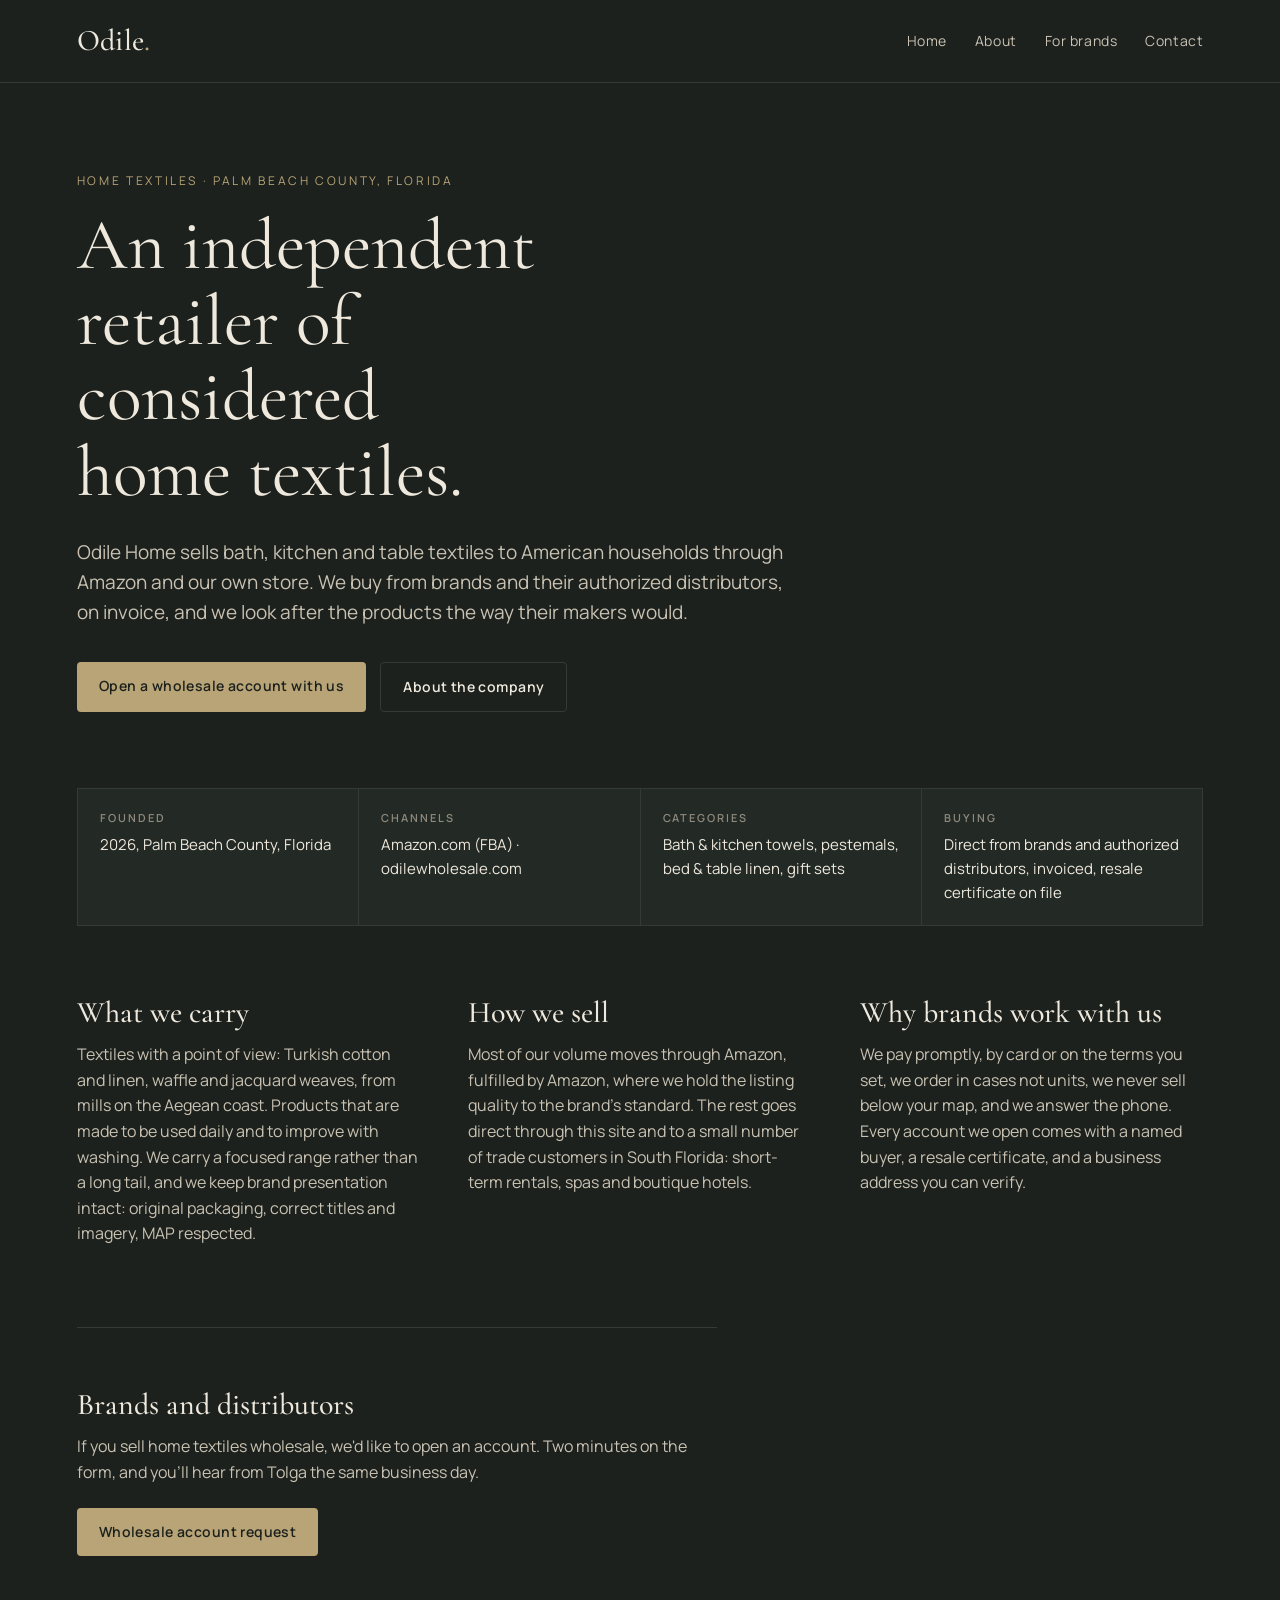
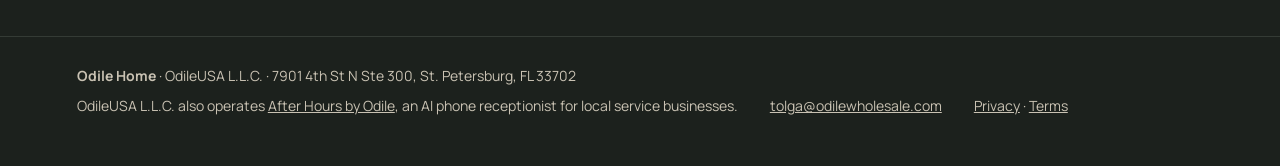
<file: index.html>
<!doctype html>
<html lang="en">
<head>
<meta charset="utf-8">
<meta name="viewport" content="width=device-width,initial-scale=1">
<title>Odile Home — Home textiles retailer, Palm Beach, Florida</title>
<meta name="description" content="Odile Home is an independent home-textiles retailer in Palm Beach County, Florida, selling on Amazon and direct. We buy from brands and authorized distributors on invoice.">
<link rel="preconnect" href="https://fonts.googleapis.com"><link rel="preconnect" href="https://fonts.gstatic.com" crossorigin>
<link rel="stylesheet" href="https://fonts.googleapis.com/css2?family=Cormorant+Garamond:ital,wght@0,400;0,500;0,600;1,400&family=Manrope:wght@400;500;600&display=swap">
<link rel="stylesheet" href="/style.css">
</head>
<body>
<header class="top">
  <a class="wordmark" href="/">Odile<span>.</span></a>
  <nav><a href="/">Home</a><a href="/about">About</a><a href="/brands">For brands</a><a href="/contact">Contact</a></nav>
</header>

<main>
  <section class="hero">
    <p class="eyebrow">Home textiles · Palm Beach County, Florida</p>
    <h1>An independent retailer of considered home textiles.</h1>
    <p class="lede">Odile Home sells bath, kitchen and table textiles to American households through Amazon and our own store. We buy from brands and their authorized distributors, on invoice, and we look after the products the way their makers would.</p>
    <div class="actions"><a class="btn" href="/brands">Open a wholesale account with us</a><a class="btn ghost" href="/about">About the company</a></div>
  </section>

  <section class="facts">
    <div><b>Founded</b><span>2026, Palm Beach County, Florida</span></div>
    <div><b>Channels</b><span>Amazon.com (FBA) · odilewholesale.com</span></div>
    <div><b>Categories</b><span>Bath &amp; kitchen towels, pestemals, bed &amp; table linen, gift sets</span></div>
    <div><b>Buying</b><span>Direct from brands and authorized distributors, invoiced, resale certificate on file</span></div>
  </section>

  <section class="cols">
    <article>
      <h2>What we carry</h2>
      <p>Textiles with a point of view: Turkish cotton and linen, waffle and jacquard weaves, from mills on the Aegean coast. Products that are made to be used daily and to improve with washing. We carry a focused range rather than a long tail, and we keep brand presentation intact: original packaging, correct titles and imagery, MAP respected.</p>
    </article>
    <article>
      <h2>How we sell</h2>
      <p>Most of our volume moves through Amazon, fulfilled by Amazon, where we hold the listing quality to the brand's standard. The rest goes direct through this site and to a small number of trade customers in South Florida: short-term rentals, spas and boutique hotels.</p>
    </article>
    <article>
      <h2>Why brands work with us</h2>
      <p>We pay promptly, by card or on the terms you set, we order in cases not units, we never sell below your map, and we answer the phone. Every account we open comes with a named buyer, a resale certificate, and a business address you can verify.</p>
    </article>
  </section>

  <section class="cta">
    <h2>Brands and distributors</h2>
    <p>If you sell home textiles wholesale, we'd like to open an account. Two minutes on the form, and you'll hear from Tolga the same business day.</p>
    <a class="btn" href="/brands">Wholesale account request</a>
  </section>
</main>

<footer>
  <div><b>Odile Home</b> · OdileUSA L.L.C. · 7901 4th St N Ste 300, St. Petersburg, FL 33702</div>
  <div>OdileUSA L.L.C. also operates <a href="https://odilelabs.com">After Hours by Odile</a>, an AI phone receptionist for local service businesses.</div>
  <div><a href="mailto:tolga@odilewholesale.com">tolga@odilewholesale.com</a></div>
  <div><a href="/privacy">Privacy</a> · <a href="/terms">Terms</a></div>
</footer>
</body>
</html>
</file>
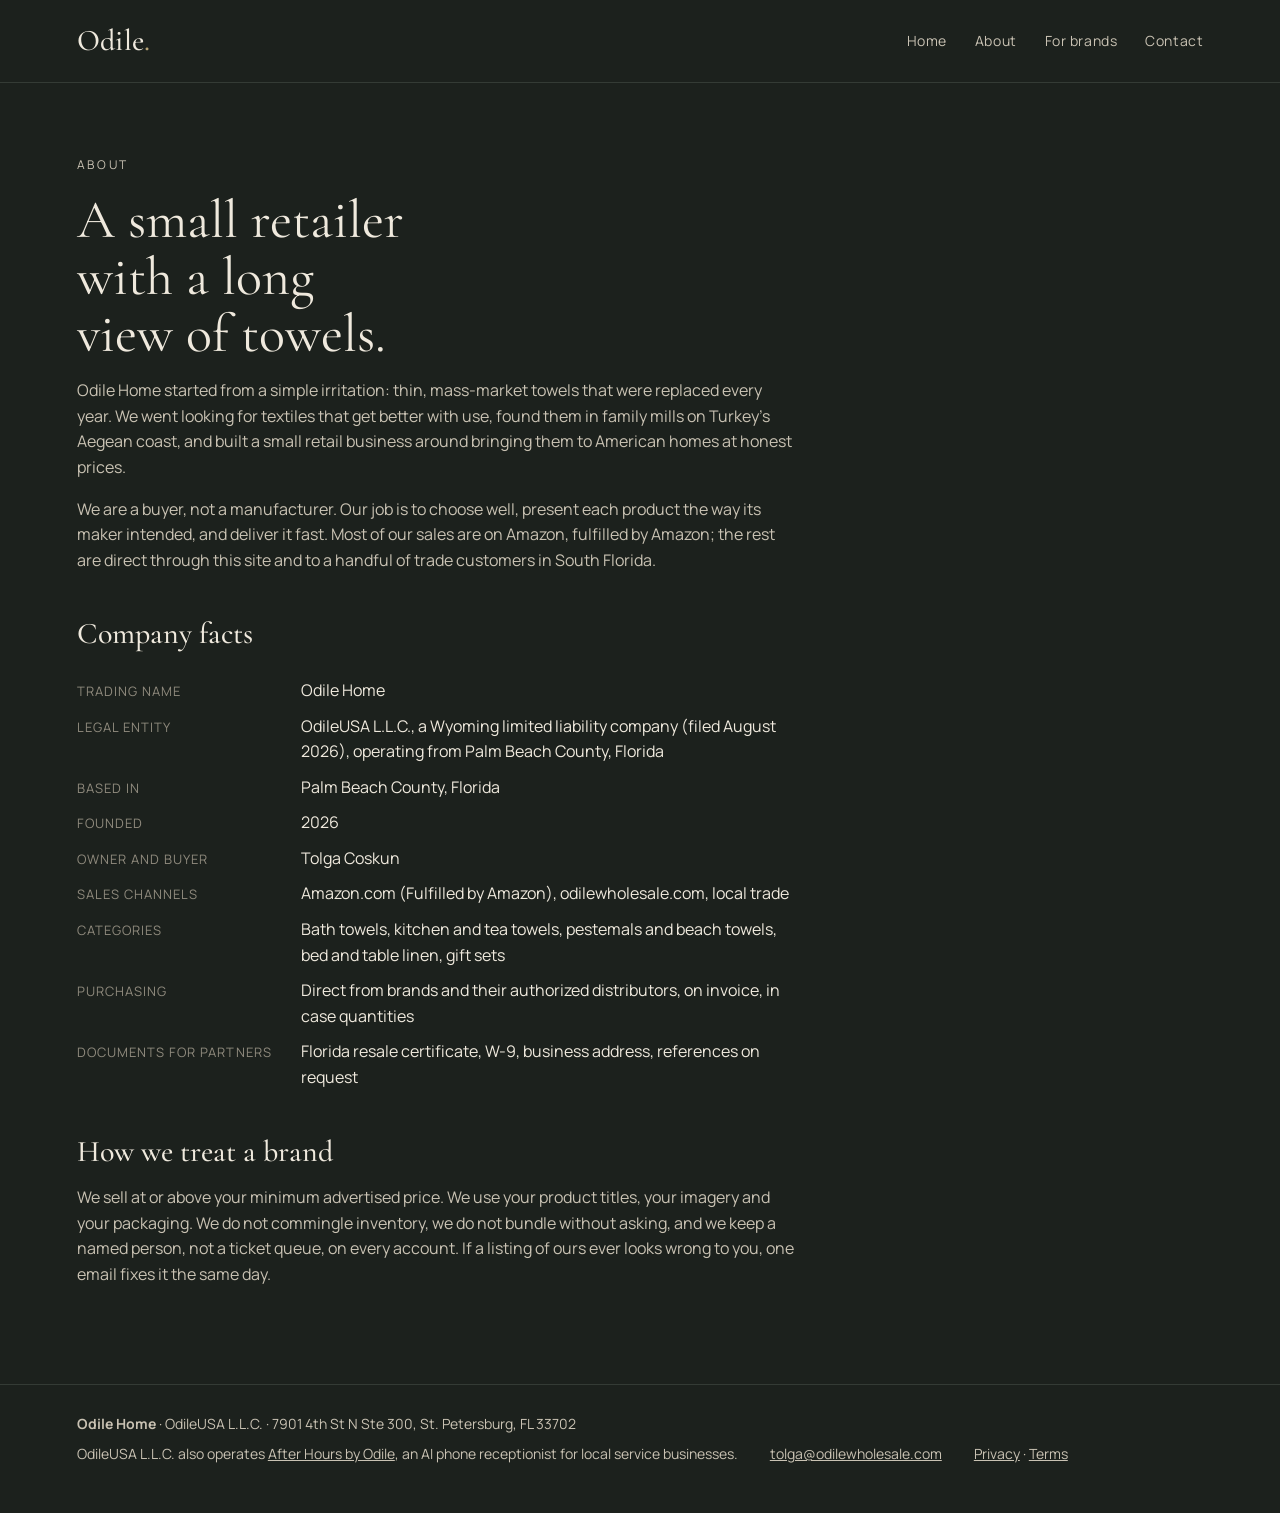
<file: about.html>
<!doctype html>
<html lang="en">
<head>
<meta charset="utf-8"><meta name="viewport" content="width=device-width,initial-scale=1">
<title>About — Odile Home</title>
<meta name="description" content="Odile Home is an independent home-textiles retailer in Palm Beach County, Florida. Company facts for brands and distributors.">
<link rel="preconnect" href="https://fonts.googleapis.com"><link rel="preconnect" href="https://fonts.gstatic.com" crossorigin>
<link rel="stylesheet" href="https://fonts.googleapis.com/css2?family=Cormorant+Garamond:ital,wght@0,400;0,500;0,600;1,400&family=Manrope:wght@400;500;600&display=swap">
<link rel="stylesheet" href="/style.css">
</head>
<body>
<header class="top">
  <a class="wordmark" href="/">Odile<span>.</span></a>
  <nav><a href="/">Home</a><a href="/about">About</a><a href="/brands">For brands</a><a href="/contact">Contact</a></nav>
</header>
<main><section class="page">
  <p class="eyebrow">About</p>
  <h1>A small retailer with a long view of towels.</h1>
  <p>Odile Home started from a simple irritation: thin, mass-market towels that were replaced every year. We went looking for textiles that get better with use, found them in family mills on Turkey's Aegean coast, and built a small retail business around bringing them to American homes at honest prices.</p>
  <p>We are a buyer, not a manufacturer. Our job is to choose well, present each product the way its maker intended, and deliver it fast. Most of our sales are on Amazon, fulfilled by Amazon; the rest are direct through this site and to a handful of trade customers in South Florida.</p>

  <h2>Company facts</h2>
  <dl>
    <dt>Trading name</dt><dd>Odile Home</dd>
    <dt>Legal entity</dt><dd>OdileUSA L.L.C., a Wyoming limited liability company (filed August 2026), operating from Palm Beach County, Florida</dd>
    <dt>Based in</dt><dd>Palm Beach County, Florida</dd>
    <dt>Founded</dt><dd>2026</dd>
    <dt>Owner and buyer</dt><dd>Tolga Coskun</dd>
    <dt>Sales channels</dt><dd>Amazon.com (Fulfilled by Amazon), odilewholesale.com, local trade</dd>
    <dt>Categories</dt><dd>Bath towels, kitchen and tea towels, pestemals and beach towels, bed and table linen, gift sets</dd>
    <dt>Purchasing</dt><dd>Direct from brands and their authorized distributors, on invoice, in case quantities</dd>
    <dt>Documents for partners</dt><dd>Florida resale certificate, W-9, business address, references on request</dd>
  </dl>

  <h2>How we treat a brand</h2>
  <p>We sell at or above your minimum advertised price. We use your product titles, your imagery and your packaging. We do not commingle inventory, we do not bundle without asking, and we keep a named person, not a ticket queue, on every account. If a listing of ours ever looks wrong to you, one email fixes it the same day.</p>
</section></main>
<footer>
  <div><b>Odile Home</b> · OdileUSA L.L.C. · 7901 4th St N Ste 300, St. Petersburg, FL 33702</div>
  <div>OdileUSA L.L.C. also operates <a href="https://odilelabs.com">After Hours by Odile</a>, an AI phone receptionist for local service businesses.</div>
  <div><a href="mailto:tolga@odilewholesale.com">tolga@odilewholesale.com</a></div>
  <div><a href="/privacy">Privacy</a> · <a href="/terms">Terms</a></div>
</footer>
</body>
</html>
</file>
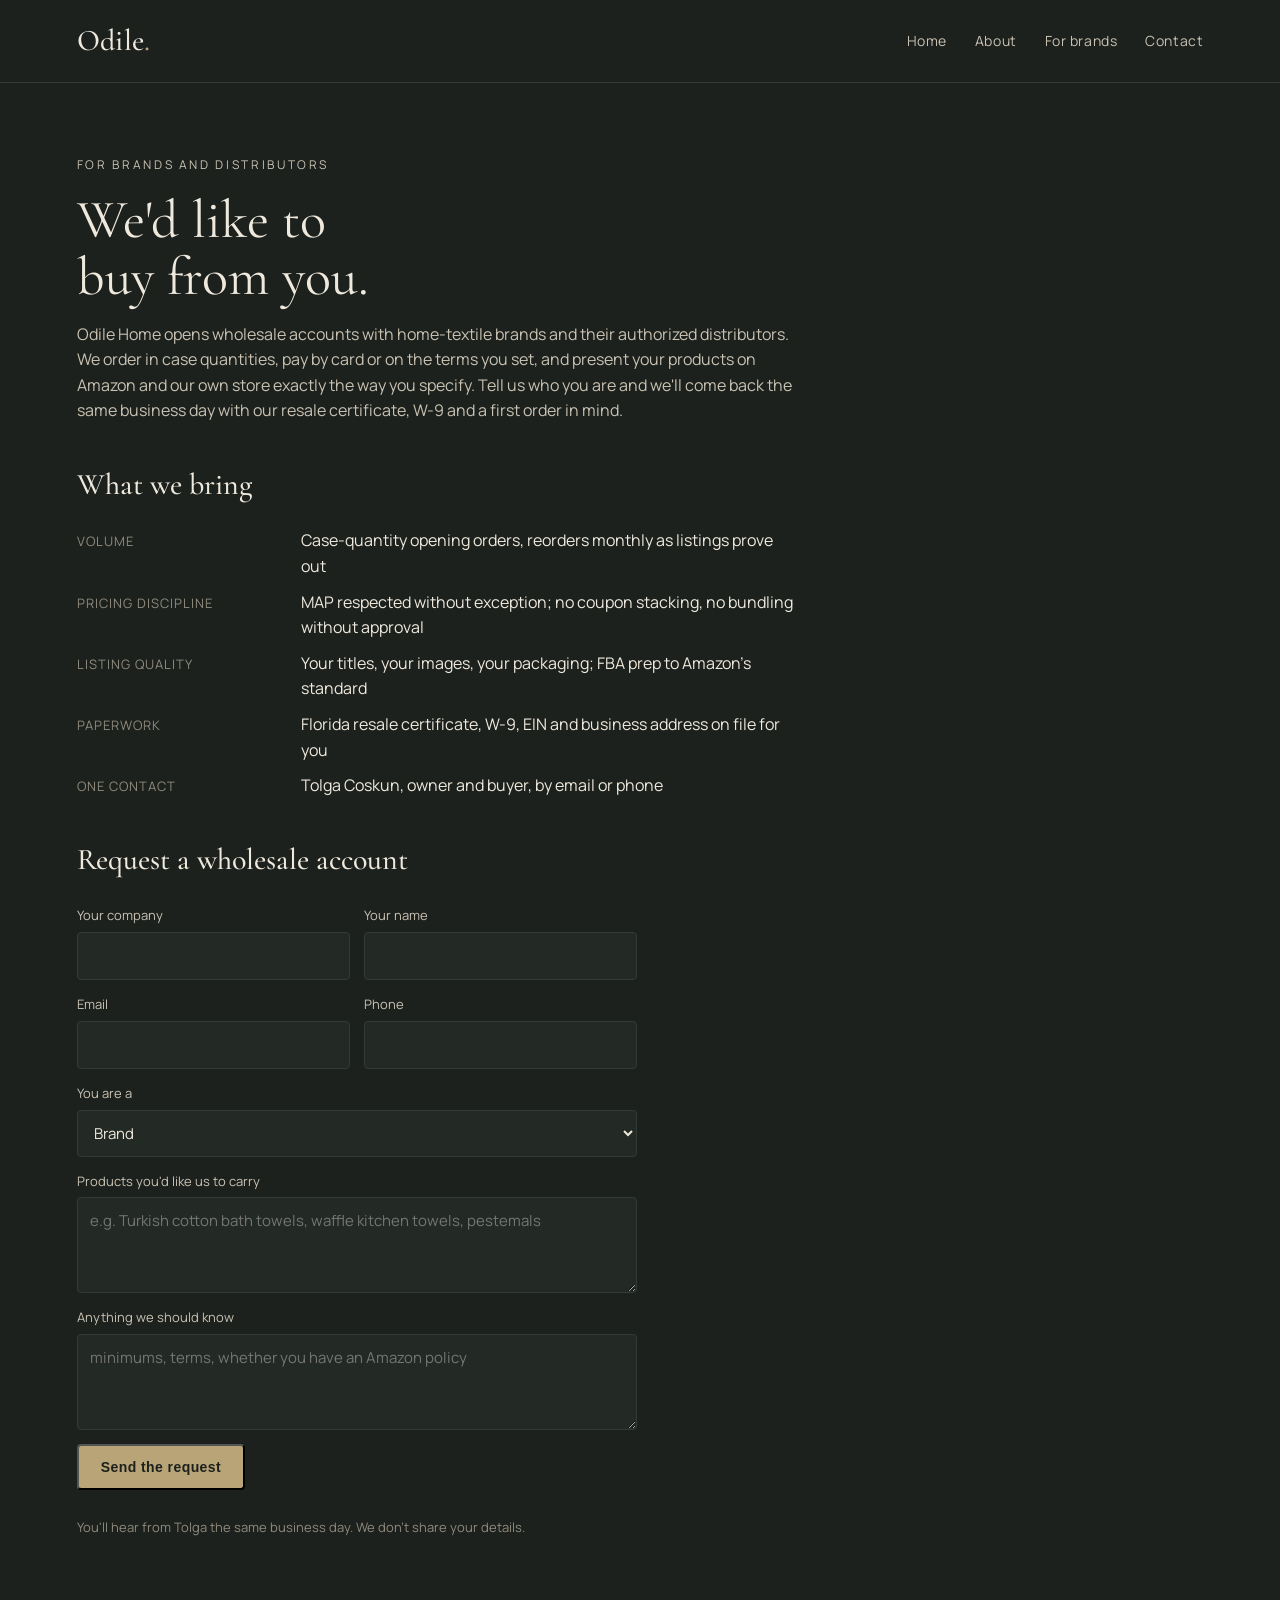
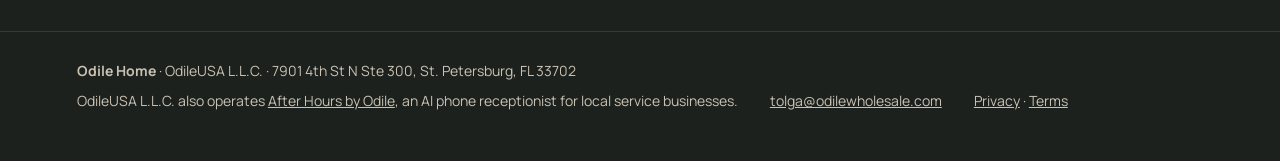
<file: brands.html>
<!doctype html>
<html lang="en">
<head>
<meta charset="utf-8"><meta name="viewport" content="width=device-width,initial-scale=1">
<title>For brands — Odile Home</title>
<meta name="description" content="Open a wholesale account with Odile Home, an independent home-textiles retailer selling on Amazon and direct. Case quantities, invoiced, resale certificate on file.">
<link rel="preconnect" href="https://fonts.googleapis.com"><link rel="preconnect" href="https://fonts.gstatic.com" crossorigin>
<link rel="stylesheet" href="https://fonts.googleapis.com/css2?family=Cormorant+Garamond:ital,wght@0,400;0,500;0,600;1,400&family=Manrope:wght@400;500;600&display=swap">
<link rel="stylesheet" href="/style.css">
</head>
<body>
<header class="top">
  <a class="wordmark" href="/">Odile<span>.</span></a>
  <nav><a href="/">Home</a><a href="/about">About</a><a href="/brands">For brands</a><a href="/contact">Contact</a></nav>
</header>
<main><section class="page">
  <p class="eyebrow">For brands and distributors</p>
  <h1>We'd like to buy from you.</h1>
  <p>Odile Home opens wholesale accounts with home-textile brands and their authorized distributors. We order in case quantities, pay by card or on the terms you set, and present your products on Amazon and our own store exactly the way you specify. Tell us who you are and we'll come back the same business day with our resale certificate, W-9 and a first order in mind.</p>

  <h2>What we bring</h2>
  <dl>
    <dt>Volume</dt><dd>Case-quantity opening orders, reorders monthly as listings prove out</dd>
    <dt>Pricing discipline</dt><dd>MAP respected without exception; no coupon stacking, no bundling without approval</dd>
    <dt>Listing quality</dt><dd>Your titles, your images, your packaging; FBA prep to Amazon's standard</dd>
    <dt>Paperwork</dt><dd>Florida resale certificate, W-9, EIN and business address on file for you</dd>
    <dt>One contact</dt><dd>Tolga Coskun, owner and buyer, by email or phone</dd>
  </dl>

  <h2>Request a wholesale account</h2>
  <form method="post" action="https://api.odilelabs.com/partners">
    <div class="two">
      <label>Your company <input name="company" required></label>
      <label>Your name <input name="name" required></label>
    </div>
    <div class="two">
      <label>Email <input name="email" type="email" required></label>
      <label>Phone <input name="phone"></label>
    </div>
    <label>You are a
      <select name="kind"><option>Brand</option><option>Authorized distributor</option><option>Manufacturer</option><option>Other</option></select>
    </label>
    <label>Products you'd like us to carry <textarea name="products" rows="3" placeholder="e.g. Turkish cotton bath towels, waffle kitchen towels, pestemals"></textarea></label>
    <label>Anything we should know <textarea name="notes" rows="3" placeholder="minimums, terms, whether you have an Amazon policy"></textarea></label>
    <input type="text" name="website" tabindex="-1" autocomplete="off" style="position:absolute;left:-9999px" aria-hidden="true">
    <div><button class="btn" type="submit">Send the request</button></div>
    <p class="small" style="color:var(--mute);font-size:13px">You'll hear from Tolga the same business day. We don't share your details.</p>
  </form>
</section></main>
<footer>
  <div><b>Odile Home</b> · OdileUSA L.L.C. · 7901 4th St N Ste 300, St. Petersburg, FL 33702</div>
  <div>OdileUSA L.L.C. also operates <a href="https://odilelabs.com">After Hours by Odile</a>, an AI phone receptionist for local service businesses.</div>
  <div><a href="mailto:tolga@odilewholesale.com">tolga@odilewholesale.com</a></div>
  <div><a href="/privacy">Privacy</a> · <a href="/terms">Terms</a></div>
</footer>
</body>
</html>
</file>
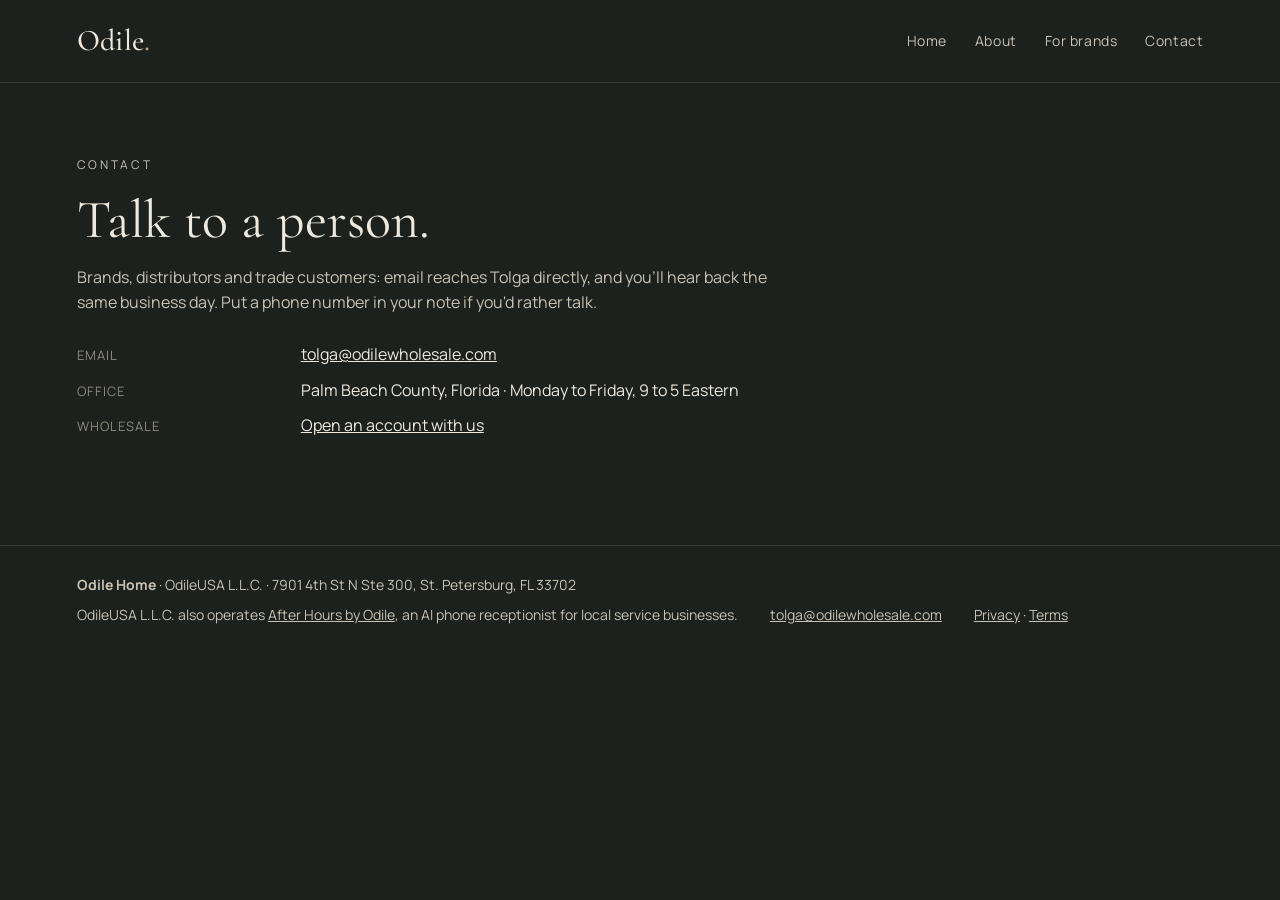
<file: contact.html>
<!doctype html>
<html lang="en">
<head>
<meta charset="utf-8"><meta name="viewport" content="width=device-width,initial-scale=1">
<title>Contact — Odile Home</title>
<link rel="preconnect" href="https://fonts.googleapis.com"><link rel="preconnect" href="https://fonts.gstatic.com" crossorigin>
<link rel="stylesheet" href="https://fonts.googleapis.com/css2?family=Cormorant+Garamond:ital,wght@0,400;0,500;0,600;1,400&family=Manrope:wght@400;500;600&display=swap">
<link rel="stylesheet" href="/style.css">
</head>
<body>
<header class="top">
  <a class="wordmark" href="/">Odile<span>.</span></a>
  <nav><a href="/">Home</a><a href="/about">About</a><a href="/brands">For brands</a><a href="/contact">Contact</a></nav>
</header>
<main><section class="page">
  <p class="eyebrow">Contact</p>
  <h1>Talk to a person.</h1>
  <p>Brands, distributors and trade customers: email reaches Tolga directly, and you'll hear back the same business day. Put a phone number in your note if you'd rather talk.</p>
  <dl>
    <dt>Email</dt><dd><a href="mailto:tolga@odilewholesale.com">tolga@odilewholesale.com</a></dd>
    <dt>Office</dt><dd>Palm Beach County, Florida · Monday to Friday, 9 to 5 Eastern</dd>
    <dt>Wholesale</dt><dd><a href="/brands">Open an account with us</a></dd>
  </dl>
</section></main>
<footer>
  <div><b>Odile Home</b> · OdileUSA L.L.C. · 7901 4th St N Ste 300, St. Petersburg, FL 33702</div>
  <div>OdileUSA L.L.C. also operates <a href="https://odilelabs.com">After Hours by Odile</a>, an AI phone receptionist for local service businesses.</div>
  <div><a href="mailto:tolga@odilewholesale.com">tolga@odilewholesale.com</a></div>
  <div><a href="/privacy">Privacy</a> · <a href="/terms">Terms</a></div>
</footer>
</body>
</html>
</file>
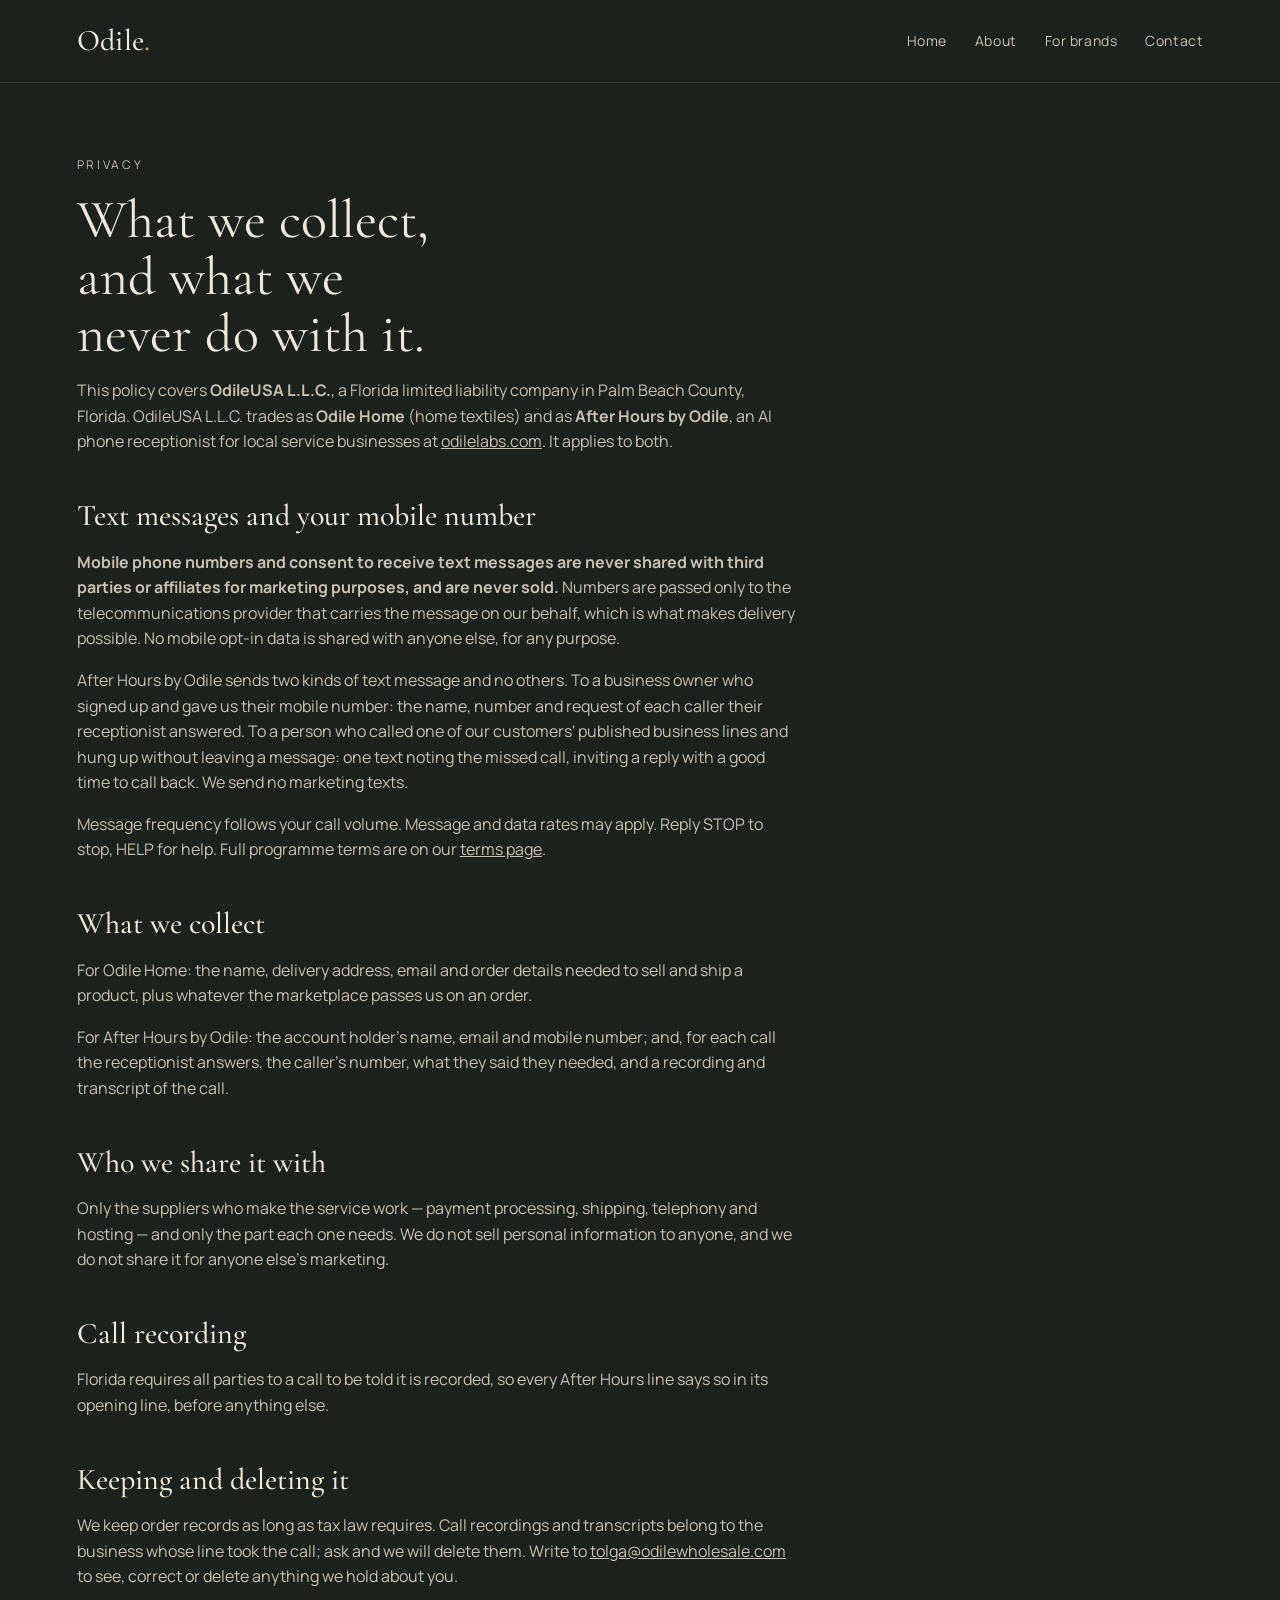
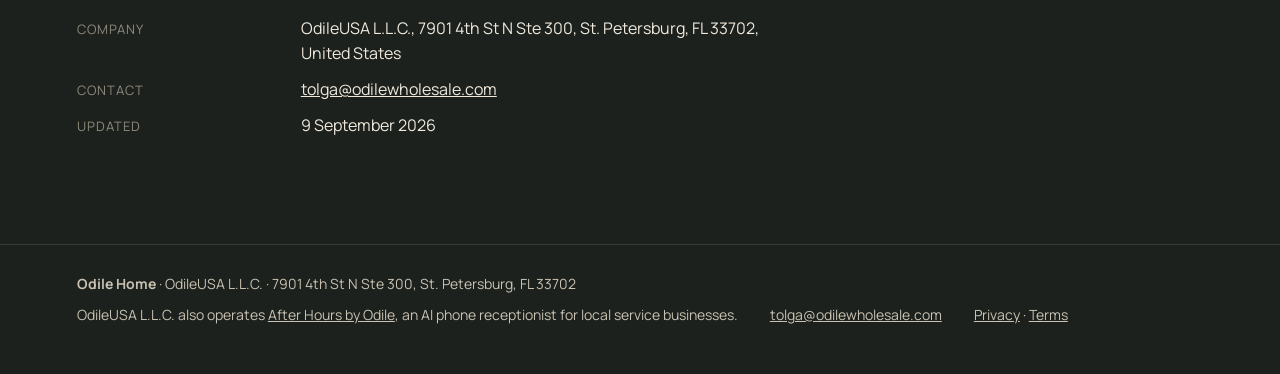
<file: privacy.html>
<!doctype html>
<html lang="en">
<head>
<meta charset="utf-8"><meta name="viewport" content="width=device-width,initial-scale=1">
<title>Privacy — Odile Home</title>
<meta name="description" content="How OdileUSA L.L.C. handles personal information, including mobile numbers and text-message consent.">
<link rel="preconnect" href="https://fonts.googleapis.com"><link rel="preconnect" href="https://fonts.gstatic.com" crossorigin>
<link rel="stylesheet" href="https://fonts.googleapis.com/css2?family=Cormorant+Garamond:ital,wght@0,400;0,500;0,600;1,400&family=Manrope:wght@400;500;600&display=swap">
<link rel="stylesheet" href="/style.css">
</head>
<body>
<header class="top">
  <a class="wordmark" href="/">Odile<span>.</span></a>
  <nav><a href="/">Home</a><a href="/about">About</a><a href="/brands">For brands</a><a href="/contact">Contact</a></nav>
</header>
<main><section class="page">
  <p class="eyebrow">Privacy</p>
  <h1>What we collect, and what we never do with it.</h1>
  <p>This policy covers <b>OdileUSA L.L.C.</b>, a Florida limited liability company
     in Palm Beach County, Florida. OdileUSA L.L.C. trades as <b>Odile Home</b> (home textiles)
     and as <b>After Hours by Odile</b>, an AI phone receptionist for local service
     businesses at <a href="https://odilelabs.com">odilelabs.com</a>. It applies to both.</p>

  <h2>Text messages and your mobile number</h2>
  <p><b>Mobile phone numbers and consent to receive text messages are never shared
     with third parties or affiliates for marketing purposes, and are never sold.</b>
     Numbers are passed only to the telecommunications provider that carries the
     message on our behalf, which is what makes delivery possible. No mobile opt-in
     data is shared with anyone else, for any purpose.</p>
  <p>After Hours by Odile sends two kinds of text message and no others. To a
     business owner who signed up and gave us their mobile number: the name, number
     and request of each caller their receptionist answered. To a person who called
     one of our customers' published business lines and hung up without leaving a
     message: one text noting the missed call, inviting a reply with a good time to
     call back. We send no marketing texts.</p>
  <p>Message frequency follows your call volume. Message and data rates may apply.
     Reply STOP to stop, HELP for help. Full programme terms are on our
     <a href="/terms">terms page</a>.</p>

  <h2>What we collect</h2>
  <p>For Odile Home: the name, delivery address, email and order details needed to
     sell and ship a product, plus whatever the marketplace passes us on an order.</p>
  <p>For After Hours by Odile: the account holder's name, email and mobile number;
     and, for each call the receptionist answers, the caller's number, what they
     said they needed, and a recording and transcript of the call.</p>

  <h2>Who we share it with</h2>
  <p>Only the suppliers who make the service work — payment processing, shipping,
     telephony and hosting — and only the part each one needs. We do not sell
     personal information to anyone, and we do not share it for anyone else's
     marketing.</p>

  <h2>Call recording</h2>
  <p>Florida requires all parties to a call to be told it is recorded, so every
     After Hours line says so in its opening line, before anything else.</p>

  <h2>Keeping and deleting it</h2>
  <p>We keep order records as long as tax law requires. Call recordings and
     transcripts belong to the business whose line took the call; ask and we will
     delete them. Write to <a href="mailto:tolga@odilewholesale.com">tolga@odilewholesale.com</a>
     to see, correct or delete anything we hold about you.</p>

  <dl>
    <dt>Company</dt><dd>OdileUSA L.L.C., 7901 4th St N Ste 300, St. Petersburg, FL 33702, United States</dd>
    <dt>Contact</dt><dd><a href="mailto:tolga@odilewholesale.com">tolga@odilewholesale.com</a></dd>
    <dt>Updated</dt><dd>9 September 2026</dd>
  </dl>
</section></main>
<footer>
  <div><b>Odile Home</b> · OdileUSA L.L.C. · 7901 4th St N Ste 300, St. Petersburg, FL 33702</div>
  <div>OdileUSA L.L.C. also operates <a href="https://odilelabs.com">After Hours by Odile</a>, an AI phone receptionist for local service businesses.</div>
  <div><a href="mailto:tolga@odilewholesale.com">tolga@odilewholesale.com</a></div>
  <div><a href="/privacy">Privacy</a> · <a href="/terms">Terms</a></div>
</footer>
</body>
</html>
</file>
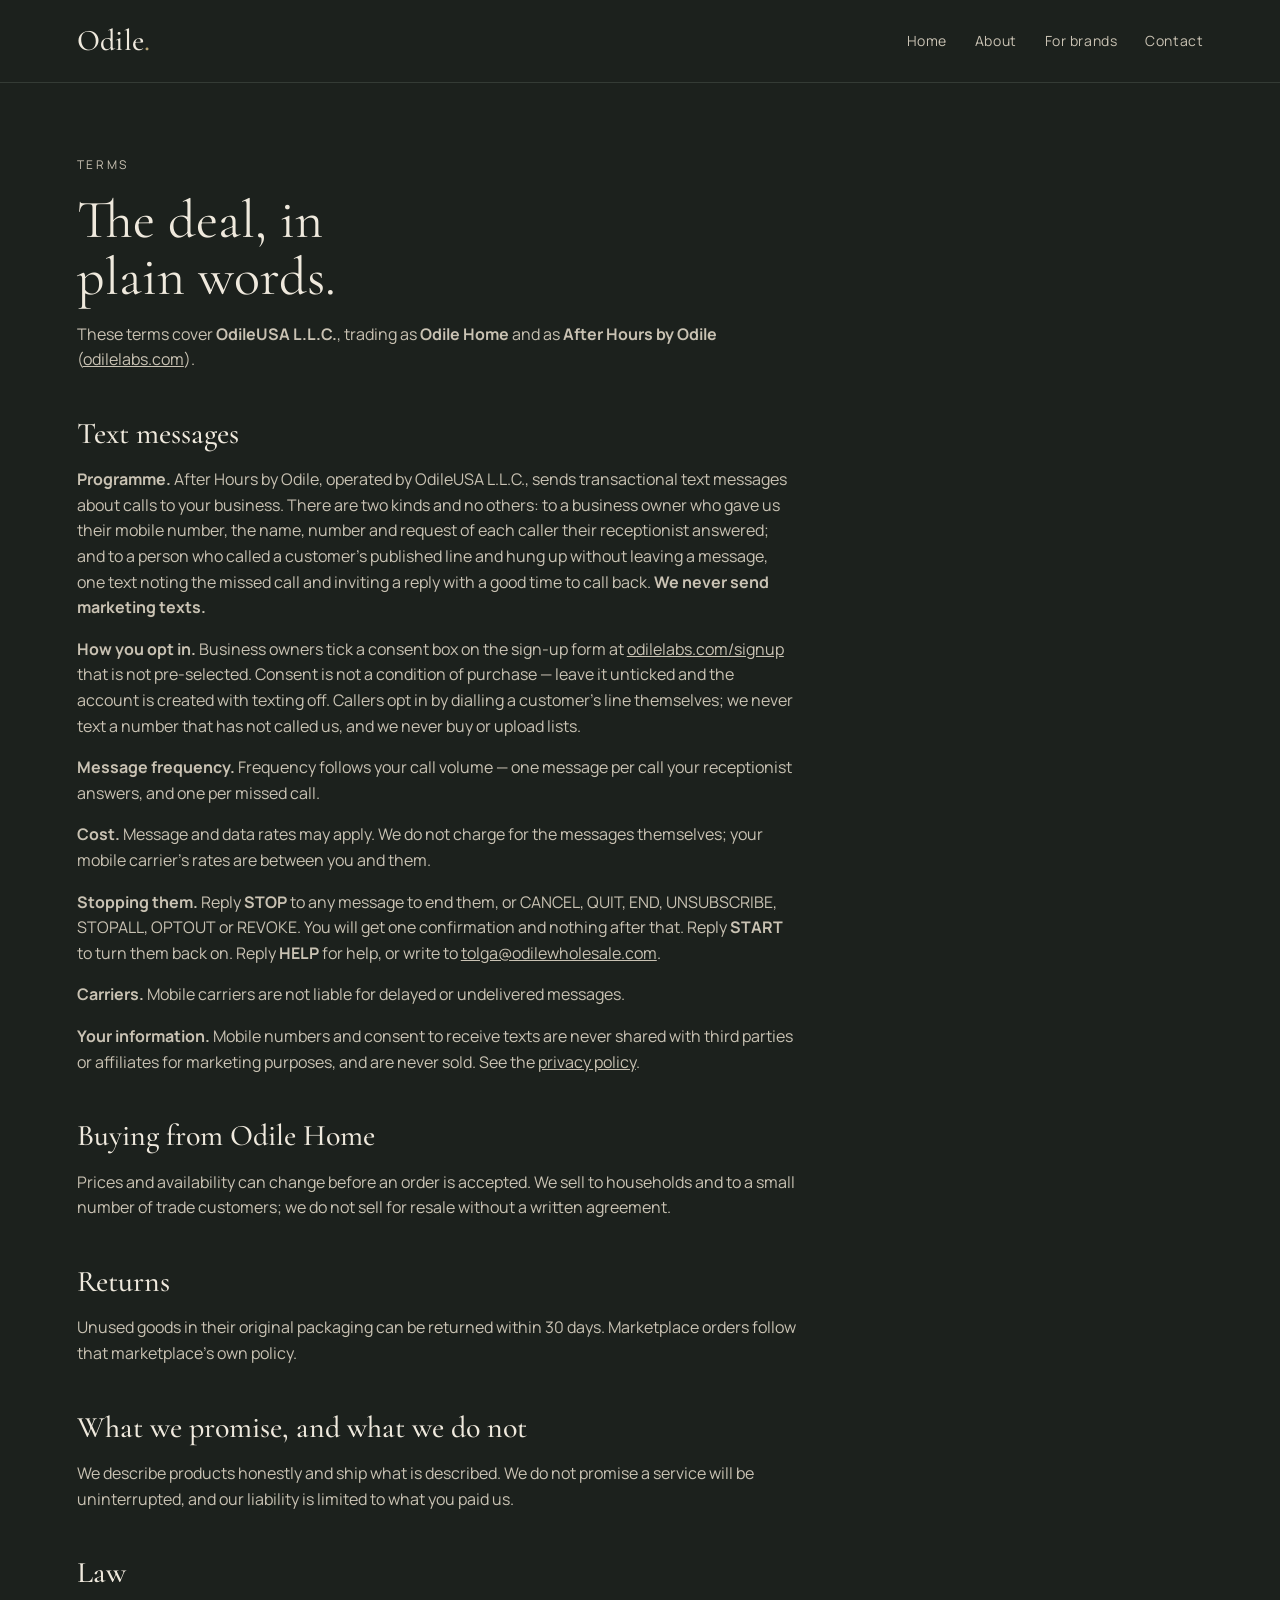
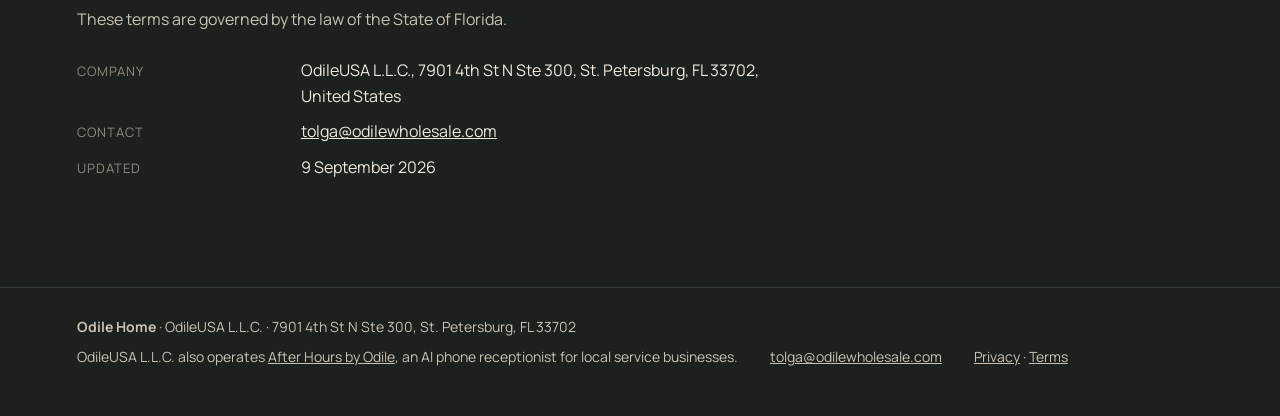
<file: terms.html>
<!doctype html>
<html lang="en">
<head>
<meta charset="utf-8"><meta name="viewport" content="width=device-width,initial-scale=1">
<title>Terms — Odile Home</title>
<meta name="description" content="Terms of use for OdileUSA L.L.C., including the After Hours by Odile SMS programme.">
<link rel="preconnect" href="https://fonts.googleapis.com"><link rel="preconnect" href="https://fonts.gstatic.com" crossorigin>
<link rel="stylesheet" href="https://fonts.googleapis.com/css2?family=Cormorant+Garamond:ital,wght@0,400;0,500;0,600;1,400&family=Manrope:wght@400;500;600&display=swap">
<link rel="stylesheet" href="/style.css">
</head>
<body>
<header class="top">
  <a class="wordmark" href="/">Odile<span>.</span></a>
  <nav><a href="/">Home</a><a href="/about">About</a><a href="/brands">For brands</a><a href="/contact">Contact</a></nav>
</header>
<main><section class="page">
  <p class="eyebrow">Terms</p>
  <h1>The deal, in plain words.</h1>
  <p>These terms cover <b>OdileUSA L.L.C.</b>, trading as <b>Odile Home</b> and as
     <b>After Hours by Odile</b> (<a href="https://odilelabs.com">odilelabs.com</a>).</p>

  <h2>Text messages</h2>
  <p><b>Programme.</b> After Hours by Odile, operated by OdileUSA L.L.C., sends
     transactional text messages about calls to your business. There are two kinds
     and no others: to a business owner who gave us their mobile number, the name,
     number and request of each caller their receptionist answered; and to a person
     who called a customer's published line and hung up without leaving a message,
     one text noting the missed call and inviting a reply with a good time to call
     back. <b>We never send marketing texts.</b></p>
  <p><b>How you opt in.</b> Business owners tick a consent box on the sign-up form
     at <a href="https://odilelabs.com/signup">odilelabs.com/signup</a> that is not
     pre-selected. Consent is not a condition of purchase — leave it unticked and
     the account is created with texting off. Callers opt in by dialling a
     customer's line themselves; we never text a number that has not called us, and
     we never buy or upload lists.</p>
  <p><b>Message frequency.</b> Frequency follows your call volume — one message per
     call your receptionist answers, and one per missed call.</p>
  <p><b>Cost.</b> Message and data rates may apply. We do not charge for the
     messages themselves; your mobile carrier's rates are between you and them.</p>
  <p><b>Stopping them.</b> Reply <b>STOP</b> to any message to end them, or CANCEL,
     QUIT, END, UNSUBSCRIBE, STOPALL, OPTOUT or REVOKE. You will get one
     confirmation and nothing after that. Reply <b>START</b> to turn them back on.
     Reply <b>HELP</b> for help, or write to
     <a href="mailto:tolga@odilewholesale.com">tolga@odilewholesale.com</a>.</p>
  <p><b>Carriers.</b> Mobile carriers are not liable for delayed or undelivered
     messages.</p>
  <p><b>Your information.</b> Mobile numbers and consent to receive texts are never
     shared with third parties or affiliates for marketing purposes, and are never
     sold. See the <a href="/privacy">privacy policy</a>.</p>

  <h2>Buying from Odile Home</h2>
  <p>Prices and availability can change before an order is accepted. We sell to
     households and to a small number of trade customers; we do not sell for resale
     without a written agreement.</p>

  <h2>Returns</h2>
  <p>Unused goods in their original packaging can be returned within 30 days.
     Marketplace orders follow that marketplace's own policy.</p>

  <h2>What we promise, and what we do not</h2>
  <p>We describe products honestly and ship what is described. We do not promise a
     service will be uninterrupted, and our liability is limited to what you paid
     us.</p>

  <h2>Law</h2>
  <p>These terms are governed by the law of the State of Florida.</p>

  <dl>
    <dt>Company</dt><dd>OdileUSA L.L.C., 7901 4th St N Ste 300, St. Petersburg, FL 33702, United States</dd>
    <dt>Contact</dt><dd><a href="mailto:tolga@odilewholesale.com">tolga@odilewholesale.com</a></dd>
    <dt>Updated</dt><dd>9 September 2026</dd>
  </dl>
</section></main>
<footer>
  <div><b>Odile Home</b> · OdileUSA L.L.C. · 7901 4th St N Ste 300, St. Petersburg, FL 33702</div>
  <div>OdileUSA L.L.C. also operates <a href="https://odilelabs.com">After Hours by Odile</a>, an AI phone receptionist for local service businesses.</div>
  <div><a href="mailto:tolga@odilewholesale.com">tolga@odilewholesale.com</a></div>
  <div><a href="/privacy">Privacy</a> · <a href="/terms">Terms</a></div>
</footer>
</body>
</html>
</file>
<file: style.css>
:root{
  --bg:#1c211d; --bg-2:#232a25; --ink:#efe9dd; --ink-2:#c9c2b3; --mute:#8f8a7d; --rule:#343b35;
  --accent:#b8a476; --accent-ink:#1c211d;
}
*{box-sizing:border-box}
html{scroll-behavior:smooth}
body{margin:0;background:var(--bg);color:var(--ink);font:16px/1.6 "Manrope",-apple-system,"Segoe UI",sans-serif}
a{color:inherit}
.top{display:flex;align-items:center;justify-content:space-between;gap:24px;padding:26px 6vw;border-bottom:1px solid var(--rule)}
.wordmark{font:500 30px/1 "Cormorant Garamond",Georgia,serif;text-decoration:none;letter-spacing:.01em}
.wordmark span{color:var(--accent)}
nav{display:flex;gap:28px}nav a{text-decoration:none;color:var(--ink-2);font-size:14px;letter-spacing:.04em}nav a:hover{color:var(--ink)}
main{padding:0 6vw}
.eyebrow{font-size:12px;letter-spacing:.22em;text-transform:uppercase;color:var(--accent);margin:0 0 18px}
h1{font:400 clamp(40px,6vw,72px)/1.05 "Cormorant Garamond",Georgia,serif;margin:0;max-width:16ch;text-wrap:balance}
h2{font:500 30px/1.15 "Cormorant Garamond",Georgia,serif;margin:0 0 12px}
.hero{padding:88px 0 56px;max-width:900px}
.lede{font-size:19px;color:var(--ink-2);max-width:60ch;margin:26px 0 34px}
.actions{display:flex;gap:14px;flex-wrap:wrap}
.btn{display:inline-block;background:var(--accent);color:var(--accent-ink);text-decoration:none;padding:13px 22px;border-radius:4px;font-weight:600;font-size:14px;letter-spacing:.03em}
.btn.ghost{background:transparent;color:var(--ink);border:1px solid var(--rule)}
.btn:hover{filter:brightness(1.06)}
.facts{display:grid;grid-template-columns:repeat(auto-fit,minmax(200px,1fr));gap:1px;background:var(--rule);border:1px solid var(--rule);margin:20px 0 70px}
.facts div{background:var(--bg-2);padding:20px 22px;display:flex;flex-direction:column;gap:6px}
.facts b{font-size:11px;letter-spacing:.18em;text-transform:uppercase;color:var(--mute);font-weight:600}
.facts span{font-size:15px;color:var(--ink)}
.cols{display:grid;grid-template-columns:repeat(auto-fit,minmax(260px,1fr));gap:48px;margin-bottom:80px}
.cols p{color:var(--ink-2);margin:0;max-width:48ch}
.cta{border-top:1px solid var(--rule);padding:60px 0 80px;max-width:640px}
.cta p{color:var(--ink-2);margin:0 0 22px}
footer{border-top:1px solid var(--rule);padding:28px 6vw 48px;display:flex;flex-wrap:wrap;gap:8px 32px;color:var(--ink-2);font-size:14px}
footer .small{width:100%;color:var(--mute);font-size:12.5px}
/* inner pages */
.page{max-width:720px;padding:72px 0 80px}
.page h1{font-size:clamp(34px,5vw,54px)}
.page p{color:var(--ink-2)}
.page h2{margin-top:44px}
dl{display:grid;grid-template-columns:200px 1fr;gap:10px 24px;margin:26px 0}
dt{color:var(--mute);font-size:13px;letter-spacing:.08em;text-transform:uppercase;padding-top:3px}
dd{margin:0;color:var(--ink)}
form{display:grid;gap:14px;margin-top:28px;max-width:560px}
label{display:grid;gap:6px;font-size:13px;color:var(--ink-2)}
input,select,textarea{width:100%;padding:11px 12px;background:var(--bg-2);border:1px solid var(--rule);border-radius:4px;color:var(--ink);font:inherit;font-size:15px}
input:focus,select:focus,textarea:focus{outline:2px solid var(--accent);outline-offset:1px}
.two{display:grid;grid-template-columns:1fr 1fr;gap:14px}
@media (max-width:640px){.two{grid-template-columns:1fr}dl{grid-template-columns:1fr}nav{gap:16px}}
</file>
